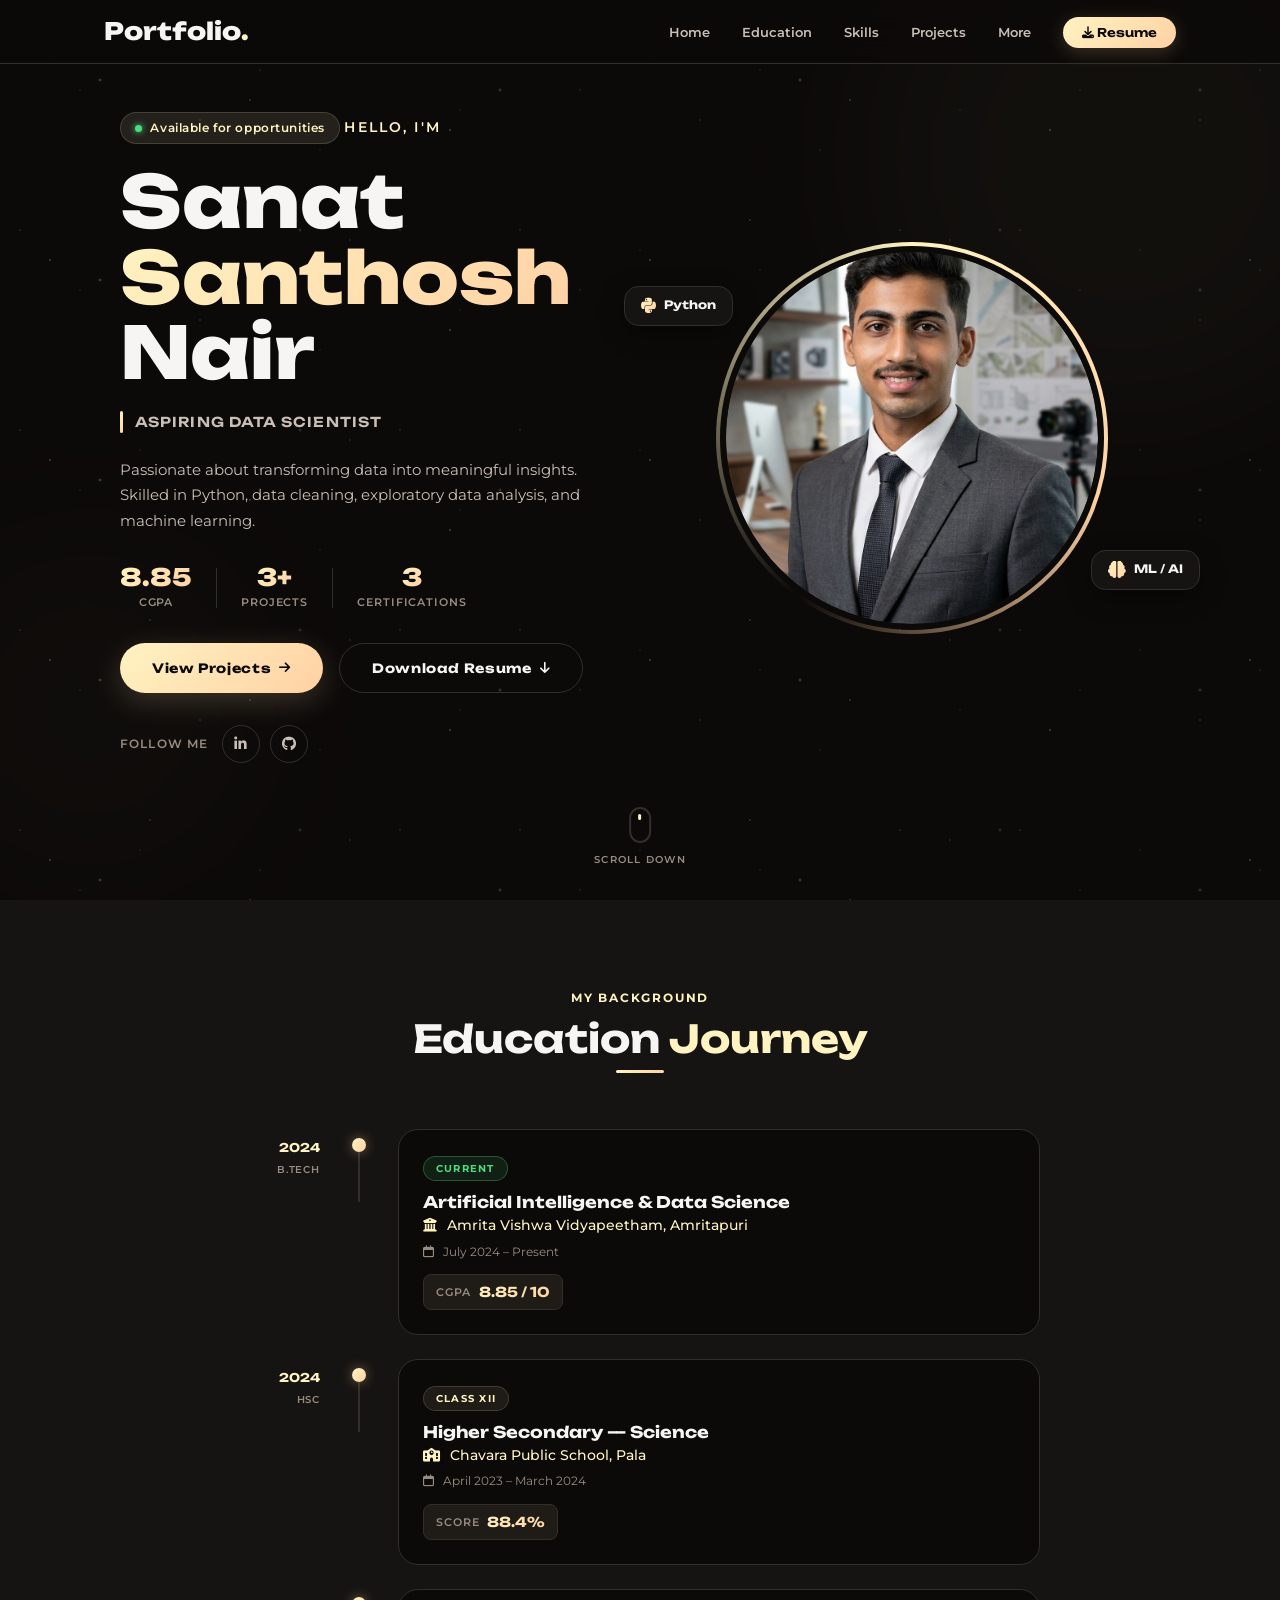
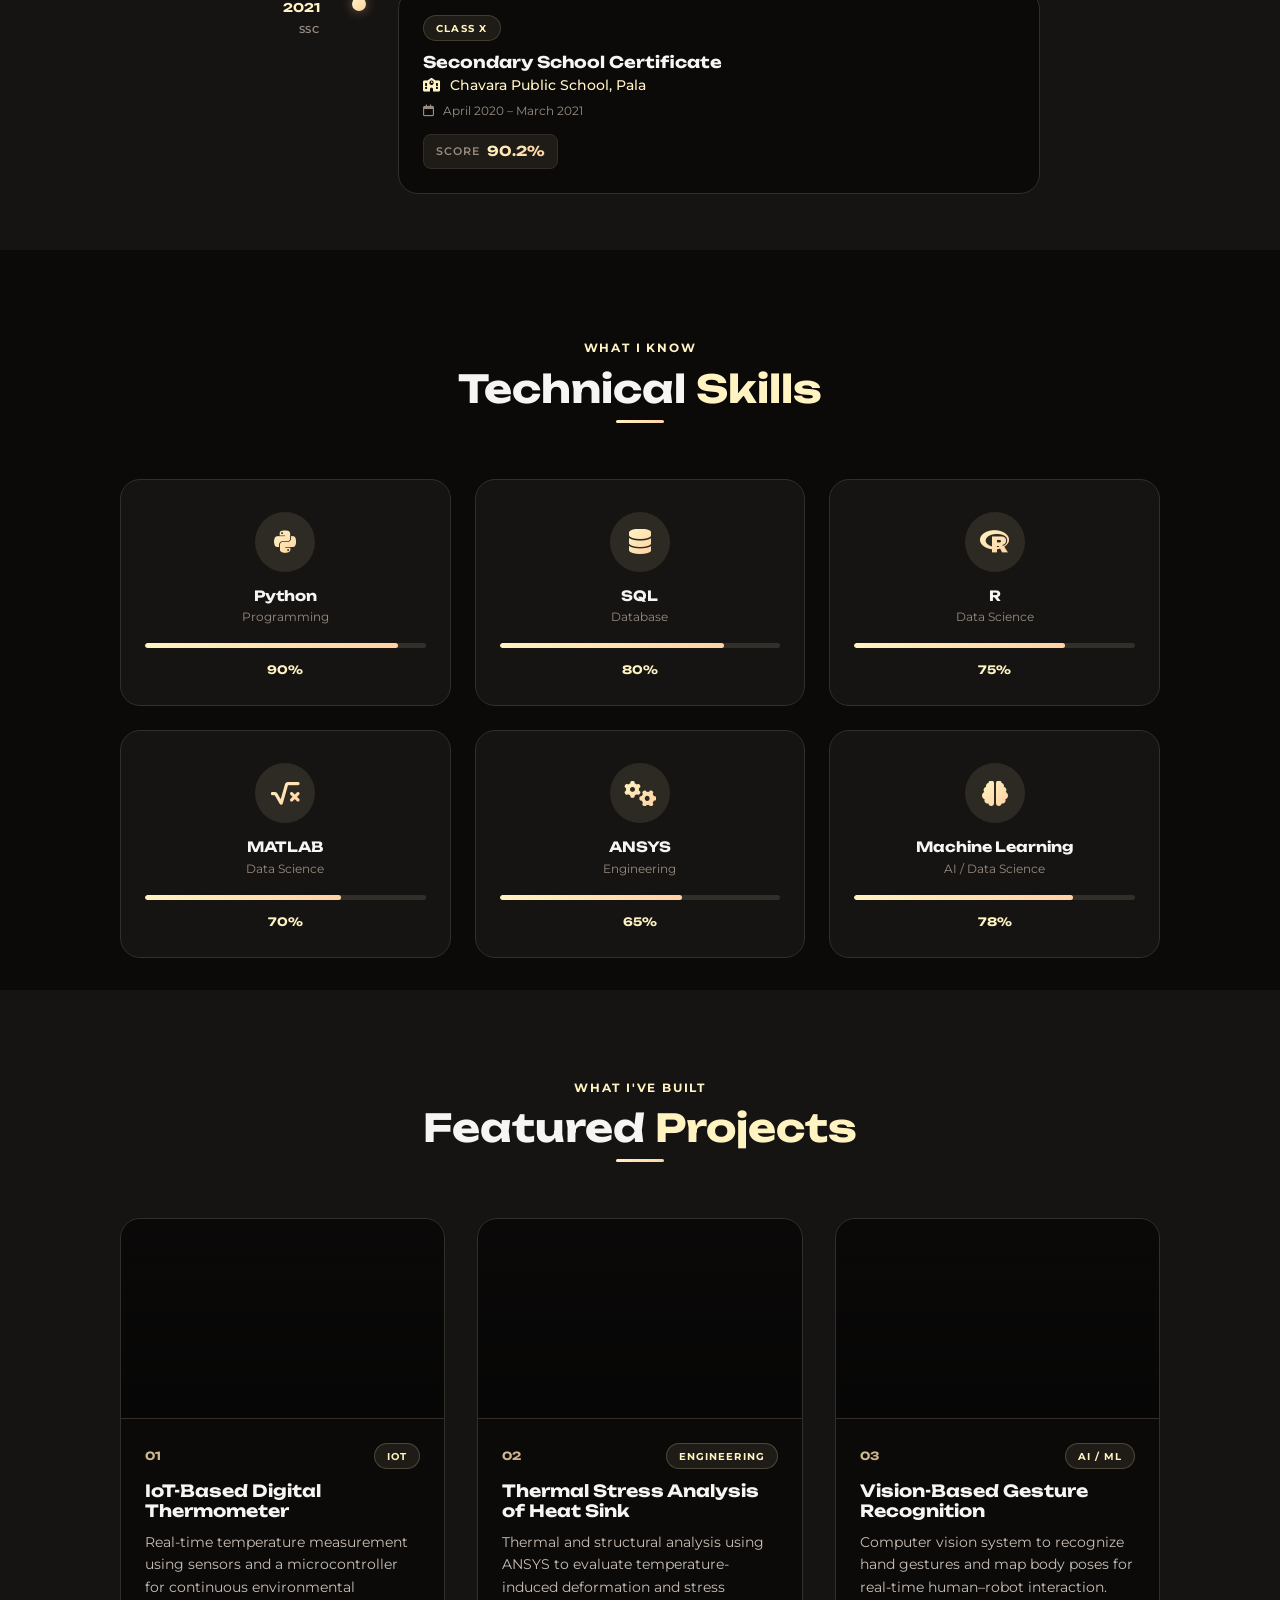
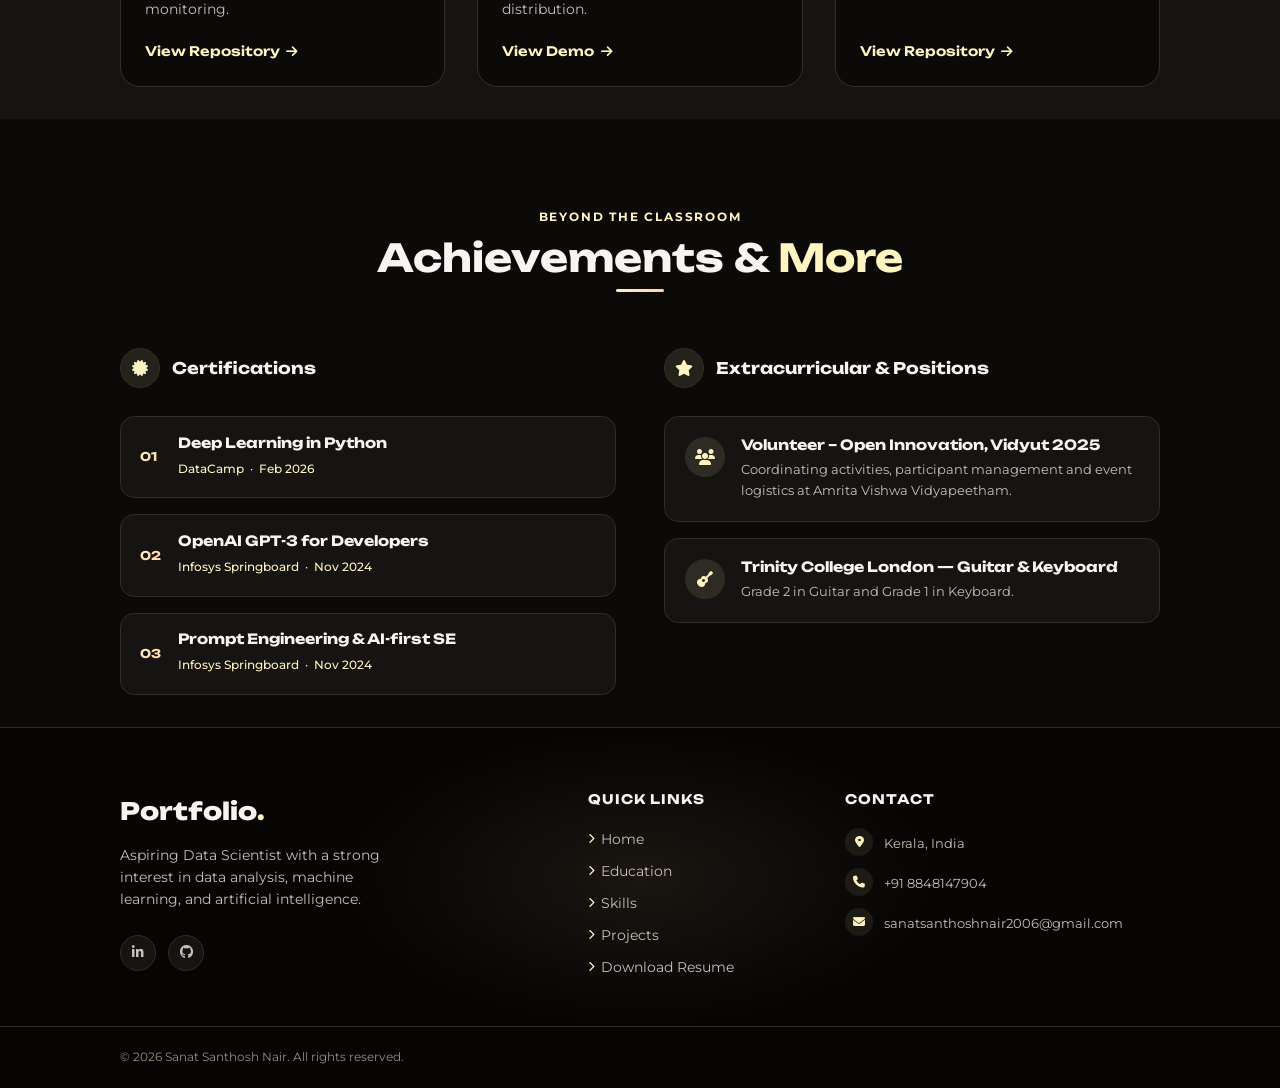
<file: index.html>
<!DOCTYPE html>
<html lang="en">
<head>
    <meta charset="UTF-8">
    <meta name="viewport" content="width=device-width, initial-scale=1.0">
    <title>Sanat Santhosh Nair — Portfolio</title>
    <meta name="description" content="Portfolio of Sanat Santhosh Nair, Aspiring Data Scientist and AI enthusiast studying at Amrita Vishwa Vidyapeetham.">
    <link rel="preconnect" href="https://fonts.googleapis.com">
    <link rel="preconnect" href="https://fonts.gstatic.com" crossorigin>
    <link href="https://fonts.googleapis.com/css2?family=Montserrat:wght@400;500;600&family=Unbounded:wght@400;600;700;800&display=swap" rel="stylesheet">
    <link rel="stylesheet" href="https://cdnjs.cloudflare.com/ajax/libs/font-awesome/6.5.0/css/all.min.css" />
    <link rel="stylesheet" href="style.css">
</head>
<body>

    <!-- Star field background -->
    <div class="stars" aria-hidden="true">
        <div class="star-layer star-layer--s"></div>
        <div class="star-layer star-layer--m"></div>
        <div class="star-layer star-layer--l"></div>
    </div>

    <!-- ==================== HEADER ==================== -->
    <header class="header" id="header">
        <nav class="nav">
            <a href="#home" class="nav__logo">Portfolio<span>.</span></a>

            <ul class="nav__list" id="nav-list">
                <li><a href="#home" class="nav__link">Home</a></li>
                <li><a href="#education" class="nav__link">Education</a></li>
                <li><a href="#skills" class="nav__link">Skills</a></li>
                <li><a href="#projects" class="nav__link">Projects</a></li>
                <li><a href="#certifications" class="nav__link">More</a></li>
                <li>
                    <a href="Resume/sanatresume.pdf" download class="nav__link nav__btn">
                        <i class="fa-solid fa-download"></i> Resume
                    </a>
                </li>
            </ul>
        </nav>
    </header>

    <main class="main">

        <!-- ==================== HOME ==================== -->
        <section class="home section" id="home">
            <div class="home__blob home__blob--1" aria-hidden="true"></div>
            <div class="home__blob home__blob--2" aria-hidden="true"></div>

            <div class="home__container container grid">
                <!-- Left content -->
                <div class="home__content">
                    <div class="home__availability">
                        <span class="home__avail-dot"></span>
                        <span>Available for opportunities</span>
                    </div>

                    <span class="home__greeting">Hello, I'm</span>
                    <h1 class="home__name">
                        Sanat<br>
                        <span class="home__name--accent">Santhosh</span> Nair
                    </h1>

                    <div class="home__subtitle">
                        <span class="home__subtitle-bar"></span>
                        <span class="home__subtitle-text">Aspiring Data Scientist</span>
                    </div>

                    <p class="home__description">
                        Passionate about transforming data into meaningful insights. Skilled in Python, data cleaning, exploratory data analysis, and machine learning.
                    </p>

                    <!-- Stats row -->
                    <div class="home__stats">
                        <div class="home__stat">
                            <span class="home__stat-val">8.85</span>
                            <span class="home__stat-lab">CGPA</span>
                        </div>
                        <div class="home__stat-divider"></div>
                        <div class="home__stat">
                            <span class="home__stat-val">3+</span>
                            <span class="home__stat-lab">Projects</span>
                        </div>
                        <div class="home__stat-divider"></div>
                        <div class="home__stat">
                            <span class="home__stat-val">3</span>
                            <span class="home__stat-lab">Certifications</span>
                        </div>
                    </div>

                    <div class="home__actions">
                        <a href="#projects" class="btn btn--primary">
                            <span>View Projects</span>
                            <i class="fa-solid fa-arrow-right"></i>
                        </a>
                        <a href="Resume/sanatresume.pdf" download class="btn btn--ghost">
                            <span>Download Resume</span>
                            <i class="fa-solid fa-arrow-down"></i>
                        </a>
                    </div>

                    <div class="home__social">
                        <span class="home__social-label">Follow me</span>
                        <div class="home__social-links">
                            <a href="https://linkedin.com/in/sanat-santhosh-nair-2a5aaa320" target="_blank" aria-label="LinkedIn" class="home__social-link">
                                <i class="fa-brands fa-linkedin-in"></i>
                            </a>
                            <a href="https://github.com/sanatsanthoshnair2006" target="_blank" aria-label="GitHub" class="home__social-link">
                                <i class="fa-brands fa-github"></i>
                            </a>
                        </div>
                    </div>
                </div>

                <!-- Right image -->
                <div class="home__image">
                    <div class="home__img-frame">
                        <div class="home__img-ring"></div>
                        <div class="home__img-circle">
                            <img src="images/sanat_image.png" alt="Sanat Santhosh Nair" class="home__img">
                        </div>
                    </div>

                    <!-- Floating cards -->
                    <div class="float-card float-card--tl">
                        <i class="fa-brands fa-python float-card__icon"></i>
                        <span>Python</span>
                    </div>
                    <div class="float-card float-card--br">
                        <i class="fa-solid fa-brain float-card__icon"></i>
                        <span>ML / AI</span>
                    </div>
                </div>
            </div>

            <!-- Scroll cue -->
            <a href="#education" class="home__scroll-cue">
                <span class="home__scroll-mouse">
                    <span class="home__scroll-wheel"></span>
                </span>
                <span class="home__scroll-text">Scroll down</span>
            </a>
        </section>

        <!-- ==================== EDUCATION ==================== -->
        <section class="education section" id="education">
            <div class="container">
                <div class="section__header">
                    <span class="section__eyebrow">My Background</span>
                    <h2 class="section__title">Education <span>Journey</span></h2>
                </div>

                <div class="timeline">
                    <div class="timeline__item">
                        <div class="timeline__meta">
                            <span class="timeline__year">2024</span>
                            <span class="timeline__type">B.Tech</span>
                        </div>
                        <div class="timeline__connector">
                            <div class="timeline__dot"></div>
                            <div class="timeline__line"></div>
                        </div>
                        <div class="timeline__card">
                            <span class="timeline__badge timeline__badge--current">Current</span>
                            <h3 class="timeline__degree">Artificial Intelligence &amp; Data Science</h3>
                            <h4 class="timeline__school"><i class="fa-solid fa-building-columns"></i> Amrita Vishwa Vidyapeetham, Amritapuri</h4>
                            <p class="timeline__date"><i class="fa-regular fa-calendar"></i> July 2024 – Present</p>
                            <div class="timeline__score">
                                <span class="timeline__score-label">CGPA</span>
                                <span class="timeline__score-val">8.85 / 10</span>
                            </div>
                        </div>
                    </div>

                    <div class="timeline__item">
                        <div class="timeline__meta">
                            <span class="timeline__year">2024</span>
                            <span class="timeline__type">HSC</span>
                        </div>
                        <div class="timeline__connector">
                            <div class="timeline__dot"></div>
                            <div class="timeline__line"></div>
                        </div>
                        <div class="timeline__card">
                            <span class="timeline__badge">Class XII</span>
                            <h3 class="timeline__degree">Higher Secondary — Science</h3>
                            <h4 class="timeline__school"><i class="fa-solid fa-school"></i> Chavara Public School, Pala</h4>
                            <p class="timeline__date"><i class="fa-regular fa-calendar"></i> April 2023 – March 2024</p>
                            <div class="timeline__score">
                                <span class="timeline__score-label">Score</span>
                                <span class="timeline__score-val">88.4%</span>
                            </div>
                        </div>
                    </div>

                    <div class="timeline__item">
                        <div class="timeline__meta">
                            <span class="timeline__year">2021</span>
                            <span class="timeline__type">SSC</span>
                        </div>
                        <div class="timeline__connector">
                            <div class="timeline__dot"></div>
                        </div>
                        <div class="timeline__card">
                            <span class="timeline__badge">Class X</span>
                            <h3 class="timeline__degree">Secondary School Certificate</h3>
                            <h4 class="timeline__school"><i class="fa-solid fa-school"></i> Chavara Public School, Pala</h4>
                            <p class="timeline__date"><i class="fa-regular fa-calendar"></i> April 2020 – March 2021</p>
                            <div class="timeline__score">
                                <span class="timeline__score-label">Score</span>
                                <span class="timeline__score-val">90.2%</span>
                            </div>
                        </div>
                    </div>
                </div>
            </div>
        </section>

        <!-- ==================== SKILLS ==================== -->
        <section class="skills section" id="skills">
            <div class="container">
                <div class="section__header">
                    <span class="section__eyebrow">What I Know</span>
                    <h2 class="section__title">Technical <span>Skills</span></h2>
                </div>
                <div class="skills__grid">

                    <div class="skill__card">
                        <div class="skill__icon-wrap">
                            <i class="fa-brands fa-python"></i>
                        </div>
                        <h3 class="skill__name">Python</h3>
                        <p class="skill__category">Programming</p>
                        <div class="skill__bar-bg">
                            <div class="skill__bar" style="--w: 90%"></div>
                        </div>
                        <span class="skill__pct">90%</span>
                    </div>

                    <div class="skill__card">
                        <div class="skill__icon-wrap">
                            <i class="fa-solid fa-database"></i>
                        </div>
                        <h3 class="skill__name">SQL</h3>
                        <p class="skill__category">Database</p>
                        <div class="skill__bar-bg">
                            <div class="skill__bar" style="--w: 80%"></div>
                        </div>
                        <span class="skill__pct">80%</span>
                    </div>

                    <div class="skill__card">
                        <div class="skill__icon-wrap">
                            <i class="fa-brands fa-r-project"></i>
                        </div>
                        <h3 class="skill__name">R</h3>
                        <p class="skill__category">Data Science</p>
                        <div class="skill__bar-bg">
                            <div class="skill__bar" style="--w: 75%"></div>
                        </div>
                        <span class="skill__pct">75%</span>
                    </div>

                    <div class="skill__card">
                        <div class="skill__icon-wrap">
                            <i class="fa-solid fa-square-root-variable"></i>
                        </div>
                        <h3 class="skill__name">MATLAB</h3>
                        <p class="skill__category">Data Science</p>
                        <div class="skill__bar-bg">
                            <div class="skill__bar" style="--w: 70%"></div>
                        </div>
                        <span class="skill__pct">70%</span>
                    </div>

                    <div class="skill__card">
                        <div class="skill__icon-wrap">
                            <i class="fa-solid fa-gears"></i>
                        </div>
                        <h3 class="skill__name">ANSYS</h3>
                        <p class="skill__category">Engineering</p>
                        <div class="skill__bar-bg">
                            <div class="skill__bar" style="--w: 65%"></div>
                        </div>
                        <span class="skill__pct">65%</span>
                    </div>

                    <div class="skill__card">
                        <div class="skill__icon-wrap">
                            <i class="fa-solid fa-brain"></i>
                        </div>
                        <h3 class="skill__name">Machine Learning</h3>
                        <p class="skill__category">AI / Data Science</p>
                        <div class="skill__bar-bg">
                            <div class="skill__bar" style="--w: 78%"></div>
                        </div>
                        <span class="skill__pct">78%</span>
                    </div>

                </div>
            </div>
        </section>

        <!-- ==================== PROJECTS ==================== -->
        <section class="projects section" id="projects">
            <div class="container">
                <div class="section__header">
                    <span class="section__eyebrow">What I've Built</span>
                    <h2 class="section__title">Featured <span>Projects</span></h2>
                </div>
                <div class="projects__grid">

                    <article class="project__card">
                        <div class="project__img project__img--1"></div>
                        <div class="project__body">
                            <div class="project__top">
                                <span class="project__num">01</span>
                                <span class="project__tag">IoT</span>
                            </div>
                            <h3 class="project__title">IoT-Based Digital Thermometer</h3>
                            <p class="project__desc">Real-time temperature measurement using sensors and a microcontroller for continuous environmental monitoring.</p>
                            <a href="https://github.com/sanatsanthoshnair2006" target="_blank" class="project__link">
                                <span>View Repository</span>
                                <i class="fa-solid fa-arrow-right"></i>
                            </a>
                        </div>
                    </article>

                    <article class="project__card">
                        <div class="project__img project__img--2"></div>
                        <div class="project__body">
                            <div class="project__top">
                                <span class="project__num">02</span>
                                <span class="project__tag">Engineering</span>
                            </div>
                            <h3 class="project__title">Thermal Stress Analysis of Heat Sink</h3>
                            <p class="project__desc">Thermal and structural analysis using ANSYS to evaluate temperature-induced deformation and stress distribution.</p>
                            <a href="https://github.com/sanatsanthoshnair2006" target="_blank" class="project__link">
                                <span>View Demo</span>
                                <i class="fa-solid fa-arrow-right"></i>
                            </a>
                        </div>
                    </article>

                    <article class="project__card">
                        <div class="project__img project__img--3"></div>
                        <div class="project__body">
                            <div class="project__top">
                                <span class="project__num">03</span>
                                <span class="project__tag">AI / ML</span>
                            </div>
                            <h3 class="project__title">Vision-Based Gesture Recognition</h3>
                            <p class="project__desc">Computer vision system to recognize hand gestures and map body poses for real-time human–robot interaction.</p>
                            <a href="https://github.com/sanatsanthoshnair2006" target="_blank" class="project__link">
                                <span>View Repository</span>
                                <i class="fa-solid fa-arrow-right"></i>
                            </a>
                        </div>
                    </article>

                </div>
            </div>
        </section>

        <!-- ==================== CERTIFICATIONS & EXTRA ==================== -->
        <section class="certifications section" id="certifications">
            <div class="container">
                <div class="section__header">
                    <span class="section__eyebrow">Beyond the Classroom</span>
                    <h2 class="section__title">Achievements &amp; <span>More</span></h2>
                </div>

                <div class="cert-extra__grid">
                    <div class="cert-extra__col">
                        <div class="cert-extra__heading">
                            <div class="cert-extra__heading-icon"><i class="fa-solid fa-certificate"></i></div>
                            <h3>Certifications</h3>
                        </div>
                        <ul class="cert__list">
                            <li class="cert__item">
                                <div class="cert__num">01</div>
                                <div class="cert__info">
                                    <h4>Deep Learning in Python</h4>
                                    <span>DataCamp &nbsp;·&nbsp; Feb 2026</span>
                                </div>
                            </li>
                            <li class="cert__item">
                                <div class="cert__num">02</div>
                                <div class="cert__info">
                                    <h4>OpenAI GPT-3 for Developers</h4>
                                    <span>Infosys Springboard &nbsp;·&nbsp; Nov 2024</span>
                                </div>
                            </li>
                            <li class="cert__item">
                                <div class="cert__num">03</div>
                                <div class="cert__info">
                                    <h4>Prompt Engineering &amp; AI-first SE</h4>
                                    <span>Infosys Springboard &nbsp;·&nbsp; Nov 2024</span>
                                </div>
                            </li>
                        </ul>
                    </div>

                    <div class="cert-extra__col">
                        <div class="cert-extra__heading">
                            <div class="cert-extra__heading-icon"><i class="fa-solid fa-star"></i></div>
                            <h3>Extracurricular &amp; Positions</h3>
                        </div>
                        <ul class="extra__list">
                            <li class="extra__item">
                                <div class="extra__icon"><i class="fa-solid fa-users"></i></div>
                                <div class="extra__body">
                                    <h4>Volunteer – Open Innovation, Vidyut 2025</h4>
                                    <p>Coordinating activities, participant management and event logistics at Amrita Vishwa Vidyapeetham.</p>
                                </div>
                            </li>
                            <li class="extra__item">
                                <div class="extra__icon"><i class="fa-solid fa-guitar"></i></div>
                                <div class="extra__body">
                                    <h4>Trinity College London — Guitar &amp; Keyboard</h4>
                                    <p>Grade 2 in Guitar and Grade 1 in Keyboard.</p>
                                </div>
                            </li>
                        </ul>
                    </div>
                </div>
            </div>
        </section>

    </main>

    <!-- ==================== FOOTER / CONTACT ==================== -->
    <footer class="footer" id="contact">
        <div class="footer__glow" aria-hidden="true"></div>
        <div class="footer__inner container">
            <div class="footer__brand">
                <a href="#home" class="footer__logo">Portfolio<span>.</span></a>
                <p>Aspiring Data Scientist with a strong interest in data analysis, machine learning, and artificial intelligence.</p>
                <div class="footer__social">
                    <a href="https://linkedin.com/in/sanat-santhosh-nair-2a5aaa320" target="_blank" aria-label="LinkedIn"><i class="fa-brands fa-linkedin-in"></i></a>
                    <a href="https://github.com/sanatsanthoshnair2006" target="_blank" aria-label="GitHub"><i class="fa-brands fa-github"></i></a>
                </div>
            </div>

            <div class="footer__nav">
                <h4>Quick Links</h4>
                <ul>
                    <li><a href="#home"><i class="fa-solid fa-chevron-right"></i> Home</a></li>
                    <li><a href="#education"><i class="fa-solid fa-chevron-right"></i> Education</a></li>
                    <li><a href="#skills"><i class="fa-solid fa-chevron-right"></i> Skills</a></li>
                    <li><a href="#projects"><i class="fa-solid fa-chevron-right"></i> Projects</a></li>
                    <li><a href="Resume/sanatresume.pdf" download><i class="fa-solid fa-chevron-right"></i> Download Resume</a></li>
                </ul>
            </div>

            <div class="footer__contact-col">
                <h4>Contact</h4>
                <div class="footer__contact-item">
                    <div class="footer__contact-icon"><i class="fa-solid fa-location-dot"></i></div>
                    <p>Kerala, India</p>
                </div>
                <div class="footer__contact-item">
                    <div class="footer__contact-icon"><i class="fa-solid fa-phone"></i></div>
                    <p>+91 8848147904</p>
                </div>
                <div class="footer__contact-item">
                    <div class="footer__contact-icon"><i class="fa-solid fa-envelope"></i></div>
                    <p>sanatsanthoshnair2006@gmail.com</p>
                </div>
            </div>
        </div>

        <div class="footer__bottom">
            <div class="container footer__bottom-inner">
                <p>&copy; 2026 Sanat Santhosh Nair. All rights reserved.</p>
            </div>
        </div>
    </footer>


</body>
</html>
</file>
<file: style.css>
/*=============== GOOGLE FONTS ===============*/
/* Loaded from HTML: Montserrat + Unbounded */

/*=============== CSS VARIABLES ===============*/
:root {
    --clr-primary:      hsl(48, 100%, 88%);  /* Milky Yellow */
    --clr-primary-alt:  hsl(30, 100%, 82%);  /* Milky Orange */
    --clr-primary-glow: hsla(48, 100%, 88%, 0.3);
    
    --clr-bg:           hsl(30, 15%, 4%);    /* Deep Warm Charcoal */
    --clr-surface:      hsl(30, 10%, 8%);
    --clr-surface-2:    hsl(30, 10%, 12%);
    --clr-border:       hsl(30, 10%, 18%);
    --clr-title:        hsl(30, 10%, 96%);
    --clr-text:         hsl(30, 15%, 75%);
    --clr-text-light:   hsl(30, 10%, 55%);

    --gradient: linear-gradient(135deg, var(--clr-primary), var(--clr-primary-alt));
    --gradient-glow: linear-gradient(135deg, hsla(48, 100%, 70%, 0.5), hsla(30, 100%, 65%, 0.5));

    --font-body:    'Montserrat', sans-serif;
    --font-heading: 'Unbounded', sans-serif;

    --transition: 0.35s cubic-bezier(0.25, 0.8, 0.25, 1);
    --radius: 1.25rem;
    --header-h: 4rem;
}

/*=============== BASE ===============*/
*, *::before, *::after {
    margin: 0;
    padding: 0;
    box-sizing: border-box;
}

html {
    scroll-behavior: smooth;
    overflow-x: hidden;
}

body {
    background-color: var(--clr-bg);
    color: var(--clr-text);
    font-family: var(--font-body);
    font-size: 0.95rem;
    line-height: 1.65;
    overflow-x: hidden;
}

h1, h2, h3, h4, h5 {
    font-family: var(--font-heading);
    color: var(--clr-title);
    line-height: 1.2;
}

a {
    text-decoration: none;
    color: inherit;
    transition: color var(--transition);
}

ul { list-style: none; }
img { display: block; max-width: 100%; }

/* Eliminate 300ms tap delay on all interactive elements */
a, button, [role="button"] {
    touch-action: manipulation;
    -webkit-tap-highlight-color: transparent;
}

/*=============== STARS BACKGROUND ===============*/
.stars { position: fixed; inset: 0; z-index: 0; pointer-events: none; }

.star-layer {
    position: absolute;
    inset: 0;
    background-repeat: repeat;
}

.star-layer--s {
    background-image: radial-gradient(1px 1px at 20px 30px, rgba(255,255,255,0.5) 0%, transparent 100%),
                      radial-gradient(1px 1px at 80px 90px, rgba(255,255,255,0.4) 0%, transparent 100%),
                      radial-gradient(1px 1px at 140px 50px, rgba(255,255,255,0.3) 0%, transparent 100%),
                      radial-gradient(1px 1px at 200px 120px, rgba(255,255,255,0.5) 0%, transparent 100%),
                      radial-gradient(1px 1px at 260px 70px, rgba(255,255,255,0.4) 0%, transparent 100%),
                      radial-gradient(1px 1px at 320px 150px, rgba(255,255,255,0.3) 0%, transparent 100%),
                      radial-gradient(1px 1px at 400px 30px, rgba(255,255,255,0.5) 0%, transparent 100%),
                      radial-gradient(1px 1px at 460px 110px, rgba(255,255,255,0.3) 0%, transparent 100%);
    background-size: 500px 200px;
    animation: starScroll 60s linear infinite;
    opacity: 0.6;
}

.star-layer--m {
    background-image: radial-gradient(1.5px 1.5px at 50px 60px, rgba(255,255,255,0.6) 0%, transparent 100%),
                      radial-gradient(1.5px 1.5px at 150px 20px, rgba(255,255,255,0.4) 0%, transparent 100%),
                      radial-gradient(1.5px 1.5px at 250px 100px, rgba(255,255,255,0.5) 0%, transparent 100%),
                      radial-gradient(1.5px 1.5px at 350px 40px, rgba(255,255,255,0.3) 0%, transparent 100%),
                      radial-gradient(1.5px 1.5px at 450px 130px, rgba(255,255,255,0.6) 0%, transparent 100%);
    background-size: 600px 200px;
    animation: starScroll 90s linear infinite;
    opacity: 0.5;
}

.star-layer--l {
    background-image: radial-gradient(2px 2px at 100px 80px, rgba(255,255,255,0.7) 0%, transparent 100%),
                      radial-gradient(2px 2px at 300px 30px, rgba(255,255,255,0.5) 0%, transparent 100%),
                      radial-gradient(2px 2px at 500px 90px, rgba(255,255,255,0.6) 0%, transparent 100%);
    background-size: 700px 200px;
    animation: starScroll 120s linear infinite;
    opacity: 0.4;
}

@keyframes starScroll {
    from { background-position: 0 0; }
    to   { background-position: 700px 700px; }
}

/*=============== REUSABLE ===============*/
.container {
    max-width: 1120px;
    margin-inline: auto;
    padding-inline: 1.5rem;
}

.grid { display: grid; }

.section { padding-block: 5.5rem 2rem; }

.section__header {
    text-align: center;
    margin-bottom: 3.5rem;
    display: flex;
    flex-direction: column;
    align-items: center;
}

.section__eyebrow {
    display: inline-block;
    font-size: 0.75rem;
    font-weight: 700;
    letter-spacing: 0.15em;
    text-transform: uppercase;
    color: var(--clr-primary);
    margin-bottom: 0.5rem;
}

.section__title {
    font-size: clamp(1.6rem, 4vw, 2.4rem);
    position: relative;
    display: inline-block;
}

.section__title span { color: var(--clr-primary); }

.section__title::after {
    content: '';
    display: block;
    margin: 0.5rem auto 0;
    width: 3rem;
    height: 3px;
    border-radius: 2px;
    background: var(--gradient);
}

/*=============== BUTTONS ===============*/
.btn {
    display: inline-flex;
    align-items: center;
    gap: 0.5rem;
    padding: 0.85rem 2rem;
    border-radius: 3rem;
    font-family: var(--font-heading);
    font-size: 0.8rem;
    font-weight: 700;
    letter-spacing: 0.05em;
    cursor: pointer;
    transition: var(--transition);
}

.btn--primary {
    background: var(--gradient);
    color: var(--clr-bg); /* Dark text on light milky buttons */
    box-shadow: 0 8px 30px hsla(30, 100%, 82%, 0.2);
}

.btn--primary:hover {
    box-shadow: 0 10px 40px hsla(30, 100%, 82%, 0.35);
    transform: translateY(-3px);
    color: var(--clr-bg);
}

.btn--ghost {
    border: 1.5px solid var(--clr-border);
    color: var(--clr-title);
}

.btn--ghost:hover {
    border-color: var(--clr-primary);
    color: var(--clr-primary);
    transform: translateY(-3px);
}

/*=============== HEADER & NAV ===============*/
.header {
    position: fixed;
    inset-block-start: 0;
    inset-inline: 0;
    z-index: 1000;
    height: var(--header-h);
    background: hsla(30, 15%, 4%, 0.85);
    backdrop-filter: blur(16px);
    -webkit-backdrop-filter: blur(16px);
    border-bottom: 1px solid var(--clr-border);
}

.nav {
    display: flex;
    align-items: center;
    justify-content: space-between;
    height: var(--header-h);
    max-width: 1120px;
    margin-inline: auto;
    padding-inline: 1.5rem;
    position: relative;
}

.nav__logo {
    font-family: var(--font-heading);
    font-size: 1.5rem;
    font-weight: 800;
    color: var(--clr-title);
    z-index: 10;
}

.nav__logo span { color: var(--clr-primary); }

.nav__list {
    display: flex;
    align-items: center;
    gap: 2rem;
}

.nav__link {
    font-size: 0.82rem;
    font-weight: 600;
    color: var(--clr-text);
    position: relative;
    transition: color var(--transition);
}

.nav__link::after {
    content: '';
    position: absolute;
    inset-block-end: -4px;
    inset-inline-start: 0;
    width: 0;
    height: 2px;
    background: var(--clr-primary);
    border-radius: 1px;
    transition: width var(--transition);
}

.nav__link:hover { color: var(--clr-primary); }
.nav__link:hover::after { width: 100%; }

.nav__btn {
    background: var(--gradient);
    color: var(--clr-bg) !important;
    padding: 0.5rem 1.2rem;
    border-radius: 2rem;
    font-family: var(--font-heading);
    font-size: 0.75rem;
    box-shadow: 0 4px 18px hsla(30, 100%, 82%, 0.2);
}

.nav__btn::after { display: none; }

.nav__btn:hover {
    transform: translateY(-2px);
    box-shadow: 0 8px 25px hsla(30, 100%, 82%, 0.4);
    color: var(--clr-bg) !important;
}


/*=============== HOME ===============*/
.home {
    position: relative;
    min-height: 100vh;
    padding-block-start: calc(var(--header-h) + 3rem);
    overflow: hidden;
}

/* Glowing blobs */
.home__blob {
    position: absolute;
    border-radius: 50%;
    filter: blur(90px);
    opacity: 0.2;
    pointer-events: none;
}

.home__blob--1 {
    width: 550px; height: 550px;
    background: hsla(48, 100%, 88%, 0.15);
    inset-block-start: -120px;
    inset-inline-end: -120px;
    animation: blobFloat 9s ease-in-out infinite;
}

.home__blob--2 {
    width: 380px; height: 380px;
    background: hsla(30, 100%, 82%, 0.1);
    inset-block-end: 0;
    inset-inline-start: -100px;
    animation: blobFloat 13s ease-in-out infinite reverse;
}

@keyframes blobFloat {
    0%, 100% { transform: translateY(0) scale(1); }
    50%       { transform: translateY(-30px) scale(1.06); }
}

.home__container {
    grid-template-columns: 1fr 1fr;
    align-items: center;
    gap: 3rem;
    position: relative;
    z-index: 2;
}

/* Availability tag */
.home__availability {
    display: inline-flex;
    align-items: center;
    gap: 0.5rem;
    background: hsla(48, 100%, 88%, 0.1);
    border: 1px solid hsla(48, 100%, 88%, 0.15);
    border-radius: 2rem;
    padding: 0.35rem 0.9rem;
    font-size: 0.72rem;
    font-weight: 600;
    color: var(--clr-primary);
    margin-bottom: 1.25rem;
    letter-spacing: 0.05em;
}

.home__avail-dot {
    width: 7px; height: 7px;
    border-radius: 50%;
    background: #4ade80;
    box-shadow: 0 0 6px #4ade80;
    animation: pulse 2s ease-in-out infinite;
}

@keyframes pulse {
    0%, 100% { opacity: 1; transform: scale(1); }
    50%       { opacity: 0.6; transform: scale(1.3); }
}

.home__greeting {
    display: inline-block;
    font-size: 0.9rem;
    font-weight: 600;
    color: var(--clr-primary);
    letter-spacing: 0.15em;
    text-transform: uppercase;
    margin-bottom: 0.5rem;
}

.home__name {
    font-size: clamp(2.5rem, 6vw, 4.5rem);
    font-weight: 800;
    color: var(--clr-title);
    margin-bottom: 1.25rem;
    line-height: 1.05;
}

.home__name--accent {
    background: var(--gradient);
    -webkit-background-clip: text;
    background-clip: text;
    -webkit-text-fill-color: transparent;
}

/* Subtitle line */
.home__subtitle {
    display: flex;
    align-items: center;
    gap: 0.75rem;
    margin-bottom: 1.5rem;
}

.home__subtitle-bar {
    display: block;
    width: 3px;
    height: 1.4rem;
    border-radius: 2px;
    background: var(--gradient);
}

.home__subtitle-text {
    font-family: var(--font-heading);
    font-size: 0.85rem;
    font-weight: 600;
    color: var(--clr-text);
    letter-spacing: 0.08em;
    text-transform: uppercase;
}

.home__description {
    max-width: 480px;
    margin-bottom: 2rem;
    color: var(--clr-text);
    font-size: 0.95rem;
}

/* Stats */
.home__stats {
    display: flex;
    align-items: center;
    gap: 1.5rem;
    margin-bottom: 2rem;
}

.home__stat {
    display: flex;
    flex-direction: column;
    align-items: center;
    gap: 0.25rem;
}

.home__stat-val {
    font-family: var(--font-heading);
    font-size: 1.5rem;
    font-weight: 800;
    background: var(--gradient);
    -webkit-background-clip: text;
    background-clip: text;
    -webkit-text-fill-color: transparent;
    line-height: 1;
}

.home__stat-lab {
    font-size: 0.7rem;
    font-weight: 600;
    color: var(--clr-text-light);
    letter-spacing: 0.08em;
    text-transform: uppercase;
}

.home__stat-divider {
    width: 1px;
    height: 2.5rem;
    background: var(--clr-border);
}

/* Action buttons */
.home__actions {
    display: flex;
    gap: 1rem;
    flex-wrap: wrap;
    margin-bottom: 2rem;
}

/* Social */
.home__social {
    display: flex;
    align-items: center;
    gap: 0.85rem;
}

.home__social-label {
    font-size: 0.72rem;
    font-weight: 600;
    letter-spacing: 0.1em;
    text-transform: uppercase;
    color: var(--clr-text-light);
}

.home__social-links {
    display: flex;
    gap: 0.6rem;
}

.home__social-link {
    width: 38px; height: 38px;
    border-radius: 50%;
    border: 1.5px solid var(--clr-border);
    display: flex;
    align-items: center;
    justify-content: center;
    color: var(--clr-text);
    font-size: 0.9rem;
    transition: var(--transition);
}

.home__social-link:hover {
    background: var(--gradient);
    border-color: transparent;
    color: #fff;
    transform: translateY(-3px);
}

/* Profile image area */
.home__image {
    display: flex;
    justify-content: center;
    align-items: center;
    position: relative;
}

.home__img-frame {
    position: relative;
    width: 320px;
    height: 320px;
    display: flex;
    align-items: center;
    justify-content: center;
}

.home__img-ring {
    position: absolute;
    inset: -6px;
    border-radius: 50%;
    background: conic-gradient(
        from 0deg,
        var(--clr-primary),
        var(--clr-primary-alt),
        transparent 60%,
        var(--clr-primary) 100%
    );
    animation: ringRotate 8s linear infinite;
    z-index: 0;
}

.home__img-ring::before {
    content: '';
    position: absolute;
    inset: 4px;
    border-radius: 50%;
    background: var(--clr-bg);
}

@keyframes ringRotate { to { transform: rotate(360deg); } }

.home__img-circle {
    position: absolute;
    inset: 4px;
    border-radius: 50%;
    overflow: hidden;
    z-index: 1;
    background: var(--clr-surface);
}

.home__img {
    width: 100%;
    height: 100%;
    object-fit: cover;
    border-radius: 50%;
}

/* Floating info cards */
.float-card {
    position: absolute;
    display: flex;
    align-items: center;
    gap: 0.5rem;
    padding: 0.6rem 1rem;
    background: var(--clr-surface);
    border: 1px solid var(--clr-border);
    border-radius: 0.9rem;
    font-family: var(--font-heading);
    font-size: 0.72rem;
    font-weight: 700;
    color: var(--clr-title);
    box-shadow: 0 8px 24px rgba(0,0,0,0.4);
    z-index: 5;
    white-space: nowrap;
    backdrop-filter: blur(8px);
}

.float-card--tl {
    top: 10%;
    left: -8%;
    animation: floatCardA 4s ease-in-out infinite;
}

.float-card--br {
    bottom: 10%;
    right: -8%;
    animation: floatCardB 5s ease-in-out infinite;
}

.float-card__icon {
    font-size: 1.1rem;
    background: var(--gradient);
    -webkit-background-clip: text;
    background-clip: text;
    -webkit-text-fill-color: transparent;
}

@keyframes floatCardA {
    0%, 100% { transform: translateY(0); }
    50%       { transform: translateY(-8px); }
}

@keyframes floatCardB {
    0%, 100% { transform: translateY(0); }
    50%       { transform: translateY(8px); }
}

/* Scroll cue */
.home__scroll-cue {
    position: absolute;
    bottom: 2rem;
    left: 50%;
    transform: translateX(-50%);
    display: flex;
    flex-direction: column;
    align-items: center;
    gap: 0.5rem;
    z-index: 2;
}

.home__scroll-mouse {
    width: 22px;
    height: 36px;
    border: 2px solid var(--clr-border);
    border-radius: 11px;
    display: flex;
    justify-content: center;
    padding-top: 5px;
}

.home__scroll-wheel {
    width: 3px;
    height: 6px;
    background: var(--clr-primary);
    border-radius: 2px;
    animation: scrollWheel 1.8s ease-in-out infinite;
}

@keyframes scrollWheel {
    0%   { transform: translateY(0); opacity: 1; }
    100% { transform: translateY(10px); opacity: 0; }
}

.home__scroll-text {
    font-size: 0.65rem;
    letter-spacing: 0.12em;
    text-transform: uppercase;
    color: var(--clr-text-light);
    font-weight: 600;
}

/*=============== EDUCATION TIMELINE ===============*/
.education { background: var(--clr-surface); }

.timeline {
    max-width: 800px;
    margin-inline: auto;
    display: flex;
    flex-direction: column;
    gap: 0;
}

.timeline__item {
    display: grid;
    grid-template-columns: 80px 30px 1fr;
    gap: 0 1.5rem;
    align-items: start;
}

.timeline__meta {
    display: flex;
    flex-direction: column;
    align-items: flex-end;
    gap: 0.2rem;
    padding-top: 0.6rem;
}

.timeline__year {
    font-family: var(--font-heading);
    font-size: 0.75rem;
    font-weight: 700;
    color: var(--clr-primary);
}

.timeline__type {
    font-size: 0.65rem;
    font-weight: 600;
    color: var(--clr-text-light);
    letter-spacing: 0.08em;
    text-transform: uppercase;
}

.timeline__connector {
    display: flex;
    flex-direction: column;
    align-items: center;
}

.timeline__dot {
    width: 14px;
    height: 14px;
    border-radius: 50%;
    background: var(--gradient);
    box-shadow: 0 0 12px hsla(30, 100%, 82%, 0.4);
    flex-shrink: 0;
    margin-top: 0.55rem;
    position: relative;
    z-index: 1;
}

.timeline__line {
    width: 2px;
    flex: 1;
    background: var(--clr-border);
    min-height: 50px;
}

.timeline__card {
    background: var(--clr-bg);
    border: 1px solid var(--clr-border);
    border-radius: var(--radius);
    padding: 1.5rem;
    margin-bottom: 1.5rem;
    transition: var(--transition);
    position: relative;
    overflow: hidden;
}

.timeline__card:hover {
    border-color: var(--clr-primary);
    transform: translateX(8px);
    box-shadow: 0 12px 30px rgba(0,0,0,0.4);
}

.timeline__badge {
    display: inline-block;
    font-size: 0.65rem;
    font-weight: 700;
    letter-spacing: 0.12em;
    text-transform: uppercase;
    color: var(--clr-primary);
    background: hsla(48, 100%, 88%, 0.08);
    border: 1px solid hsla(48, 100%, 88%, 0.15);
    border-radius: 2rem;
    padding: 0.2rem 0.75rem;
    margin-bottom: 0.75rem;
}

.timeline__badge--current {
    color: #4ade80;
    background: rgba(74, 222, 128, 0.1);
    border-color: rgba(74, 222, 128, 0.3);
}

.timeline__degree {
    font-size: 1rem;
    color: var(--clr-title);
    margin-bottom: 0.3rem;
}

.timeline__school {
    font-size: 0.85rem;
    color: var(--clr-primary);
    font-weight: 500;
    font-family: var(--font-body);
    margin-bottom: 0.5rem;
}

.timeline__school i { margin-right: 0.4rem; }

.timeline__date {
    font-size: 0.78rem;
    color: var(--clr-text-light);
    margin-bottom: 0.75rem;
}

.timeline__date i { margin-right: 0.4rem; }

.timeline__score {
    display: inline-flex;
    align-items: center;
    gap: 0.5rem;
    background: hsla(48, 100%, 88%, 0.08);
    border: 1px solid var(--clr-border);
    border-radius: 0.5rem;
    padding: 0.35rem 0.75rem;
}

.timeline__score-label {
    font-size: 0.7rem;
    font-weight: 600;
    color: var(--clr-text-light);
    text-transform: uppercase;
    letter-spacing: 0.08em;
}

.timeline__score-val {
    font-family: var(--font-heading);
    font-size: 0.85rem;
    font-weight: 700;
    background: var(--gradient);
    -webkit-background-clip: text;
    background-clip: text;
    -webkit-text-fill-color: transparent;
}

/*=============== SKILLS ===============*/
.skills { background: var(--clr-bg); }

.skills__grid {
    display: grid;
    grid-template-columns: repeat(3, 1fr);
    gap: 1.5rem;
}

.skill__card {
    background: var(--clr-surface);
    border: 1px solid var(--clr-border);
    border-radius: var(--radius);
    padding: 2rem 1.5rem 1.5rem;
    text-align: center;
    transition: var(--transition);
    cursor: default;
    position: relative;
    overflow: hidden;
}

.skill__card::before {
    content: '';
    position: absolute;
    inset: 0;
    background: var(--gradient);
    opacity: 0;
    transition: opacity var(--transition);
    z-index: 0;
    border-radius: var(--radius);
}

.skill__card:hover { border-color: var(--clr-primary); transform: translateY(-8px); box-shadow: 0 20px 40px rgba(0,0,0,0.4); }
.skill__card > * { position: relative; z-index: 1; }

.skill__icon-wrap {
    width: 60px; height: 60px;
    background: hsla(48, 100%, 88%, 0.1);
    border-radius: 50%;
    display: flex;
    align-items: center;
    justify-content: center;
    margin: 0 auto 1rem;
    transition: var(--transition);
}

.skill__card:hover .skill__icon-wrap { background: rgba(255,255,255,0.15); }

.skill__icon-wrap i {
    font-size: 1.6rem;
    background: var(--gradient);
    -webkit-background-clip: text;
    background-clip: text;
    -webkit-text-fill-color: transparent;
    transition: var(--transition);
}

.skill__card:hover .skill__icon-wrap i {
    background: none;
    -webkit-text-fill-color: #fff;
}

.skill__name {
    font-size: 0.88rem;
    margin-bottom: 0.2rem;
}

.skill__category {
    font-size: 0.72rem;
    color: var(--clr-text-light);
    margin-bottom: 1rem;
}

.skill__bar-bg {
    height: 5px;
    background: var(--clr-border);
    border-radius: 3px;
    overflow: hidden;
    margin-bottom: 0.5rem;
    width: 100%;
}

.skill__bar {
    height: 100%;
    width: var(--w, 50%);
    background: var(--gradient);
    border-radius: 3px;
    transition: width 0.8s ease;
}

.skill__pct {
    font-size: 0.72rem;
    font-weight: 700;
    color: var(--clr-primary);
    font-family: var(--font-heading);
}

/*=============== PROJECTS ===============*/
.projects { background: var(--clr-surface); }

.projects__grid {
    display: grid;
    grid-template-columns: repeat(auto-fit, minmax(300px, 1fr));
    gap: 2rem;
}

.project__card {
    background: var(--clr-bg);
    border: 1px solid var(--clr-border);
    border-radius: var(--radius);
    overflow: hidden;
    transition: var(--transition);
    display: flex;
    flex-direction: column;
}

.project__card:hover {
    border-color: var(--clr-primary);
    transform: translateY(-10px);
    box-shadow: 0 24px 48px rgba(0,0,0,0.5);
}

.project__img {
    height: 200px;
    background-size: cover;
    background-position: center;
    border-bottom: 1px solid var(--clr-border);
    transition: transform 0.5s ease;
}

.project__card:hover .project__img { transform: scale(1.05); }

.project__img--1 {
    background: linear-gradient(0deg, rgba(5,5,5,0.75), rgba(5,5,5,0.2)),
                url('https://images.unsplash.com/photo-1518770660439-4636190af475?auto=format&fit=crop&w=800&q=80');
    background-size: cover;
    background-position: center;
}

.project__img--2 {
    background: linear-gradient(0deg, rgba(5,5,5,0.75), rgba(5,5,5,0.2)),
                url('https://images.unsplash.com/photo-1581092334651-ddf26d9a09d0?auto=format&fit=crop&w=800&q=80');
    background-size: cover;
    background-position: center;
}

.project__img--3 {
    background: linear-gradient(0deg, rgba(5,5,5,0.75), rgba(5,5,5,0.2)),
                url('https://images.unsplash.com/photo-1555255707-c07966088b7b?auto=format&fit=crop&w=800&q=80');
    background-size: cover;
    background-position: center;
}

.project__body {
    padding: 1.5rem;
    flex: 1;
    display: flex;
    flex-direction: column;
}

.project__top {
    display: flex;
    align-items: center;
    justify-content: space-between;
    margin-bottom: 0.75rem;
}

.project__num {
    font-family: var(--font-heading);
    font-size: 0.7rem;
    font-weight: 700;
    background: var(--gradient);
    -webkit-background-clip: text;
    background-clip: text;
    -webkit-text-fill-color: transparent;
    opacity: 0.8;
}

.project__tag {
    font-size: 0.65rem;
    font-weight: 700;
    letter-spacing: 0.1em;
    text-transform: uppercase;
    color: var(--clr-primary);
    background: hsla(48, 100%, 88%, 0.08);
    border: 1px solid hsla(48, 100%, 88%, 0.2);
    border-radius: 2rem;
    padding: 0.2rem 0.75rem;
}

.project__title {
    font-size: 1.05rem;
    margin-bottom: 0.6rem;
}

.project__desc {
    font-size: 0.85rem;
    color: var(--clr-text);
    margin-bottom: 1.25rem;
    flex: 1;
}

.project__link {
    display: inline-flex;
    align-items: center;
    gap: 0.4rem;
    font-size: 0.82rem;
    font-weight: 600;
    color: var(--clr-primary);
    font-family: var(--font-heading);
    transition: gap var(--transition), color var(--transition);
}

.project__link:hover { gap: 0.8rem; }

/*=============== CERTIFICATIONS & EXTRA ===============*/
.certifications { background: var(--clr-bg); }

.cert-extra__grid {
    display: grid;
    grid-template-columns: 1fr 1fr;
    gap: 3rem;
}

.cert-extra__heading {
    display: flex;
    align-items: center;
    gap: 0.75rem;
    margin-bottom: 1.75rem;
}

.cert-extra__heading-icon {
    width: 40px; height: 40px;
    border-radius: 50%;
    background: hsla(48, 100%, 88%, 0.1);
    border: 1px solid var(--clr-border);
    display: flex;
    align-items: center;
    justify-content: center;
    color: var(--clr-primary);
    font-size: 1rem;
    flex-shrink: 0;
}

.cert-extra__heading h3 {
    font-size: 1rem;
}

/* Cert list */
.cert__list {
    display: flex;
    flex-direction: column;
    gap: 1rem;
}

.cert__item {
    display: flex;
    gap: 1rem;
    align-items: center;
    background: var(--clr-surface);
    border: 1px solid var(--clr-border);
    border-radius: 0.9rem;
    padding: 1.1rem 1.2rem;
    transition: var(--transition);
}

.cert__item:hover {
    border-color: var(--clr-primary);
    transform: translateX(6px);
}

.cert__num {
    font-family: var(--font-heading);
    font-size: 0.75rem;
    font-weight: 700;
    background: var(--gradient);
    -webkit-background-clip: text;
    background-clip: text;
    -webkit-text-fill-color: transparent;
    flex-shrink: 0;
    min-width: 22px;
}

.cert__info h4 {
    font-size: 0.88rem;
    margin-bottom: 0.2rem;
}

.cert__info span {
    font-size: 0.75rem;
    color: var(--clr-primary);
    font-weight: 500;
}

/* Extra list */
.extra__list {
    display: flex;
    flex-direction: column;
    gap: 1rem;
}

.extra__item {
    display: flex;
    gap: 1rem;
    align-items: flex-start;
    background: var(--clr-surface);
    border: 1px solid var(--clr-border);
    border-radius: 0.9rem;
    padding: 1.25rem;
    transition: var(--transition);
}

.extra__item:hover {
    border-color: var(--clr-primary);
    transform: translateX(6px);
}

.extra__icon {
    width: 40px; height: 40px;
    border-radius: 50%;
    background: hsla(48, 100%, 88%, 0.1);
    display: flex;
    align-items: center;
    justify-content: center;
    flex-shrink: 0;
    color: var(--clr-primary);
    font-size: 1rem;
}

.extra__body h4 { font-size: 0.88rem; margin-bottom: 0.3rem; }
.extra__body p  { font-size: 0.8rem; color: var(--clr-text); }

/*=============== FOOTER ===============*/
.footer {
    background: hsl(30, 20%, 2%);
    border-top: 1px solid var(--clr-border);
    position: relative;
    overflow: hidden;
}

.footer__glow {
    position: absolute;
    top: 0;
    left: 50%;
    transform: translateX(-50%);
    width: 600px;
    height: 300px;
    background: radial-gradient(ellipse, hsla(30, 100%, 82%, 0.08), transparent 70%);
    pointer-events: none;
}

.footer__inner {
    display: grid;
    grid-template-columns: 2fr 1fr 1.5fr;
    gap: 3rem;
    padding-block: 4rem 3rem;
    position: relative;
    z-index: 1;
}

.footer__logo {
    display: inline-block;
    font-family: var(--font-heading);
    font-size: 1.5rem;
    font-weight: 800;
    color: var(--clr-title);
    margin-bottom: 0.85rem;
}

.footer__logo span { color: var(--clr-primary); }

.footer__brand p {
    font-size: 0.85rem;
    color: var(--clr-text);
    max-width: 280px;
    margin-bottom: 1.5rem;
    line-height: 1.6;
}

.footer__social {
    display: flex;
    gap: 0.75rem;
}

.footer__social a {
    width: 36px; height: 36px;
    border-radius: 50%;
    background: var(--clr-surface);
    border: 1px solid var(--clr-border);
    display: flex;
    align-items: center;
    justify-content: center;
    color: var(--clr-text);
    font-size: 0.85rem;
    transition: var(--transition);
}

.footer__social a:hover {
    background: var(--gradient);
    border-color: transparent;
    color: #fff;
    transform: translateY(-3px);
}

.footer__nav h4,
.footer__contact-col h4 {
    font-size: 0.82rem;
    letter-spacing: 0.08em;
    text-transform: uppercase;
    color: var(--clr-title);
    margin-bottom: 1.25rem;
}

.footer__nav ul {
    display: flex;
    flex-direction: column;
    gap: 0.6rem;
}

.footer__nav a {
    font-size: 0.85rem;
    color: var(--clr-text);
    transition: var(--transition);
    display: flex;
    align-items: center;
    gap: 0.4rem;
}

.footer__nav a i {
    font-size: 0.65rem;
    color: var(--clr-primary);
}

.footer__nav a:hover {
    color: var(--clr-primary);
    padding-inline-start: 4px;
}

.footer__contact-item {
    display: flex;
    align-items: flex-start;
    gap: 0.65rem;
    margin-bottom: 0.75rem;
}

.footer__contact-icon {
    width: 28px; height: 28px;
    background: hsla(48, 100%, 88%, 0.08);
    border-radius: 50%;
    display: flex;
    align-items: center;
    justify-content: center;
    color: var(--clr-primary);
    font-size: 0.75rem;
    flex-shrink: 0;
}

.footer__contact-item p {
    font-size: 0.82rem;
    color: var(--clr-text);
    padding-top: 0.3rem;
}

.footer__bottom {
    border-top: 1px solid var(--clr-border);
    position: relative;
    z-index: 1;
}

.footer__bottom-inner {
    display: flex;
    justify-content: space-between;
    align-items: center;
    flex-wrap: wrap;
    gap: 0.5rem;
    padding-block: 1.25rem;
}

.footer__bottom-inner p {
    font-size: 0.78rem;
    color: var(--clr-text-light);
}

/*=============== SCROLLBAR ===============*/
::-webkit-scrollbar { width: 6px; }
::-webkit-scrollbar-track { background: var(--clr-bg); }
::-webkit-scrollbar-thumb {
    background: hsla(30, 100%, 82%, 0.3);
    border-radius: 10px;
}
::-webkit-scrollbar-thumb:hover { background: var(--clr-primary); }

/*=============== SCROLL REVEAL ===============*/
@supports (animation-timeline: view()) {
    .timeline__card,
    .skill__card,
    .project__card,
    .cert__item,
    .extra__item {
        animation: appear linear both;
        animation-timeline: view();
        animation-range: entry 5% cover 25%;
    }

    @keyframes appear {
        from { opacity: 0; transform: translateY(30px); }
        to   { opacity: 1; transform: translateY(0); }
    }
}

/*=============/*=============== RESPONSIVE — TABLET (≤960px) ===============*/
@media (max-width: 960px) {

    /* HOME — stack image above text */
    .home__container {
        grid-template-columns: 1fr;
        text-align: center;
        gap: 2rem;
    }

    .home__image { order: -1; }

    .home__availability,
    .home__subtitle,
    .home__stats,
    .home__actions,
    .home__social { justify-content: center; }

    .home__description { margin-inline: auto; }
    .home__img-frame { width: 240px; height: 240px; }

    .float-card--tl { top: 2%; left: 2%; }
    .float-card--br { bottom: 2%; right: 2%; }

    /* CERTS — single column */
    .cert-extra__grid { grid-template-columns: 1fr; gap: 2rem; }

    /* FOOTER — 2-column */
    .footer__inner { grid-template-columns: 1fr 1fr; gap: 2rem; }

    /* SKILLS — 3-col stays fine at tablet */
}

/*=============== RESPONSIVE — MOBILE (≤768px) ===============*/
@media (max-width: 768px) {

    /* ---- GLOBAL ---- */
    .section { padding-block: 4rem 1.5rem; }

    /* ---- NAV / MOBILE MENU ---- */
    .nav__list {
        position: absolute;
        top: var(--header-h);
        left: 0;
        width: 100%;
        background: hsla(30, 15%, 4%, 0.98);
        backdrop-filter: blur(20px);
        -webkit-backdrop-filter: blur(20px);
        flex-direction: column;
        align-items: flex-start;
        padding: 1.5rem 1.5rem 2rem;
        gap: 0;
        border-bottom: 1px solid var(--clr-border);
        clip-path: polygon(0 0, 100% 0, 100% 0, 0 0);
        transition: clip-path 0.4s cubic-bezier(0.77, 0, 0.18, 1);
        z-index: 9;
        pointer-events: none;
    }

    .nav__list.nav--open {
        clip-path: polygon(0 0, 100% 0, 100% 100%, 0 100%);
        pointer-events: all;
    }

    /* Each nav link as a full-width tappable row */
    .nav__list li {
        width: 100%;
        border-bottom: 1px solid var(--clr-border);
    }

    .nav__list li:last-child { border-bottom: none; }

    .nav__link {
        display: block;
        padding: 1rem 0;
        font-size: 1rem;
        color: var(--clr-title);
    }

    .nav__link::after { display: none; }

    /* Resume button inside mobile menu */
    .nav__btn {
        display: inline-flex;
        margin-top: 0.5rem;
        font-size: 0.85rem;
        padding: 0.65rem 1.4rem;
    }

    .nav__burger { display: flex; }

    /* ---- HOME ---- */
    .home { padding-block-start: calc(var(--header-h) + 2rem); }
    .home__container { gap: 1.5rem; }
    .home__img-frame { width: 200px; height: 200px; }
    .home__name { font-size: clamp(2rem, 8vw, 3rem); }
    .home__stats { gap: 1rem; }
    .home__stat-val { font-size: 1.25rem; }
    .home__actions { flex-direction: column; align-items: center; gap: 0.75rem; }
    .home__actions .btn { width: 100%; max-width: 280px; justify-content: center; }
    .home__scroll-cue { display: none; }

    /* Floating cards — hide to avoid overflow on small screens */
    .float-card--tl,
    .float-card--br { display: none; }

    /* ---- TIMELINE ---- */
    .timeline__item {
        grid-template-columns: 50px 20px 1fr;
        gap: 0 0.75rem;
    }
    .timeline__year { font-size: 0.68rem; }
    .timeline__card { padding: 1.1rem; }
    .timeline__card:hover { transform: none; }
    .timeline__degree { font-size: 0.9rem; }
    .timeline__school { font-size: 0.8rem; }

    /* ---- SKILLS ---- */
    .skills__grid { grid-template-columns: repeat(2, 1fr); gap: 1rem; }
    .skill__card { padding: 1.5rem 1rem; }
    .skill__card:hover { transform: none; }

    /* ---- PROJECTS ---- */
    .projects__grid { grid-template-columns: 1fr; gap: 1.5rem; }
    .project__card:hover { transform: none; }

    /* ---- CERTS / EXTRA ---- */
    .cert-extra__grid { grid-template-columns: 1fr; gap: 1.5rem; }
    .cert__item:hover,
    .extra__item:hover { transform: none; }

    /* ---- FOOTER ---- */
    .footer__inner {
        grid-template-columns: 1fr;
        gap: 2rem;
        padding-block: 2.5rem 2rem;
    }

    .footer__bottom-inner {
        flex-direction: column;
        text-align: center;
        gap: 0.4rem;
    }
}

/*=============== RESPONSIVE — SMALL MOBILE (≤480px) ===============*/
@media (max-width: 480px) {

    /* ---- GLOBAL ---- */
    .container { padding-inline: 1rem; }
    .section { padding-block: 3.5rem 1rem; }

    /* ---- HOME ---- */
    .home { padding-block-start: calc(var(--header-h) + 1.5rem); }
    .home__img-frame { width: 170px; height: 170px; }
    .home__name { font-size: clamp(1.8rem, 9vw, 2.4rem); }
    .home__greeting { font-size: 0.8rem; }
    .home__subtitle-text { font-size: 0.75rem; }
    .home__description { font-size: 0.88rem; }
    .home__stats { gap: 0.75rem; flex-wrap: wrap; justify-content: center; }
    .home__stat-val { font-size: 1.1rem; }

    /* ---- SECTION HEADERS ---- */
    .section__title { font-size: clamp(1.35rem, 7vw, 1.8rem); white-space: normal; }
    .section__eyebrow { font-size: 0.68rem; }

    /* ---- BUTTONS ---- */
    .btn { font-size: 0.75rem; padding: 0.75rem 1.5rem; }

    /* ---- TIMELINE ---- */
    .timeline__item { grid-template-columns: 40px 18px 1fr; gap: 0 0.5rem; }
    .timeline__year { font-size: 0.6rem; }
    .timeline__type { font-size: 0.55rem; }
    .timeline__card { padding: 1rem; margin-bottom: 1rem; }
    .timeline__degree { font-size: 0.85rem; }
    .timeline__date { font-size: 0.72rem; }
    .timeline__badge { font-size: 0.6rem; padding: 0.15rem 0.6rem; }
    .timeline__score { padding: 0.25rem 0.6rem; }
    .timeline__score-val { font-size: 0.78rem; }

    /* ---- SKILLS ---- */
    .skills__grid { grid-template-columns: repeat(2, 1fr); gap: 0.75rem; }
    .skill__card { padding: 1.25rem 0.75rem; }
    .skill__icon-wrap { width: 48px; height: 48px; margin-bottom: 0.75rem; }
    .skill__icon-wrap i { font-size: 1.3rem; }
    .skill__name { font-size: 0.8rem; }
    .skill__category { font-size: 0.65rem; margin-bottom: 0.75rem; }

    /* ---- PROJECTS ---- */
    .projects__grid { grid-template-columns: 1fr; }
    .project__img { height: 160px; }
    .project__title { font-size: 0.95rem; }
    .project__desc { font-size: 0.8rem; }

    /* ---- CERTS / EXTRA ---- */
    .cert__item,
    .extra__item { padding: 1rem; }
    .cert__num { font-size: 0.7rem; }
    .cert__info h4,
    .extra__body h4 { font-size: 0.82rem; }
    .cert__info span,
    .extra__body p { font-size: 0.72rem; }
    .extra__icon { width: 34px; height: 34px; font-size: 0.85rem; }
    .cert-extra__heading h3 { font-size: 0.9rem; }
    .cert-extra__heading-icon { width: 34px; height: 34px; font-size: 0.85rem; }

    /* ---- FOOTER ---- */
    .footer__logo { font-size: 1.2rem; }
    .footer__brand p { font-size: 0.8rem; }
    .footer__nav a,
    .footer__contact-item p { font-size: 0.8rem; }
    .footer__bottom-inner p { font-size: 0.72rem; }
}

/*=============== RESPONSIVE — VERY SMALL (≤360px) ===============*/
@media (max-width: 360px) {
    .home__img-frame { width: 150px; height: 150px; }
    .home__name { font-size: 1.7rem; }
    .skills__grid { grid-template-columns: 1fr 1fr; gap: 0.6rem; }
    .skill__card { padding: 1rem 0.5rem; }
    .home__stats { gap: 0.5rem; }
    .home__stat-divider { height: 1.8rem; }
}

/*=============== RESPONSIVE — DESKTOP LARGE (≥1200px) ===============*/
@media (min-width: 1200px) {
    .container { padding-inline: 2.5rem; }
    .home__img-frame { width: 380px; height: 380px; }
    .skills__grid { grid-template-columns: repeat(3, 1fr); }
}
</file>
